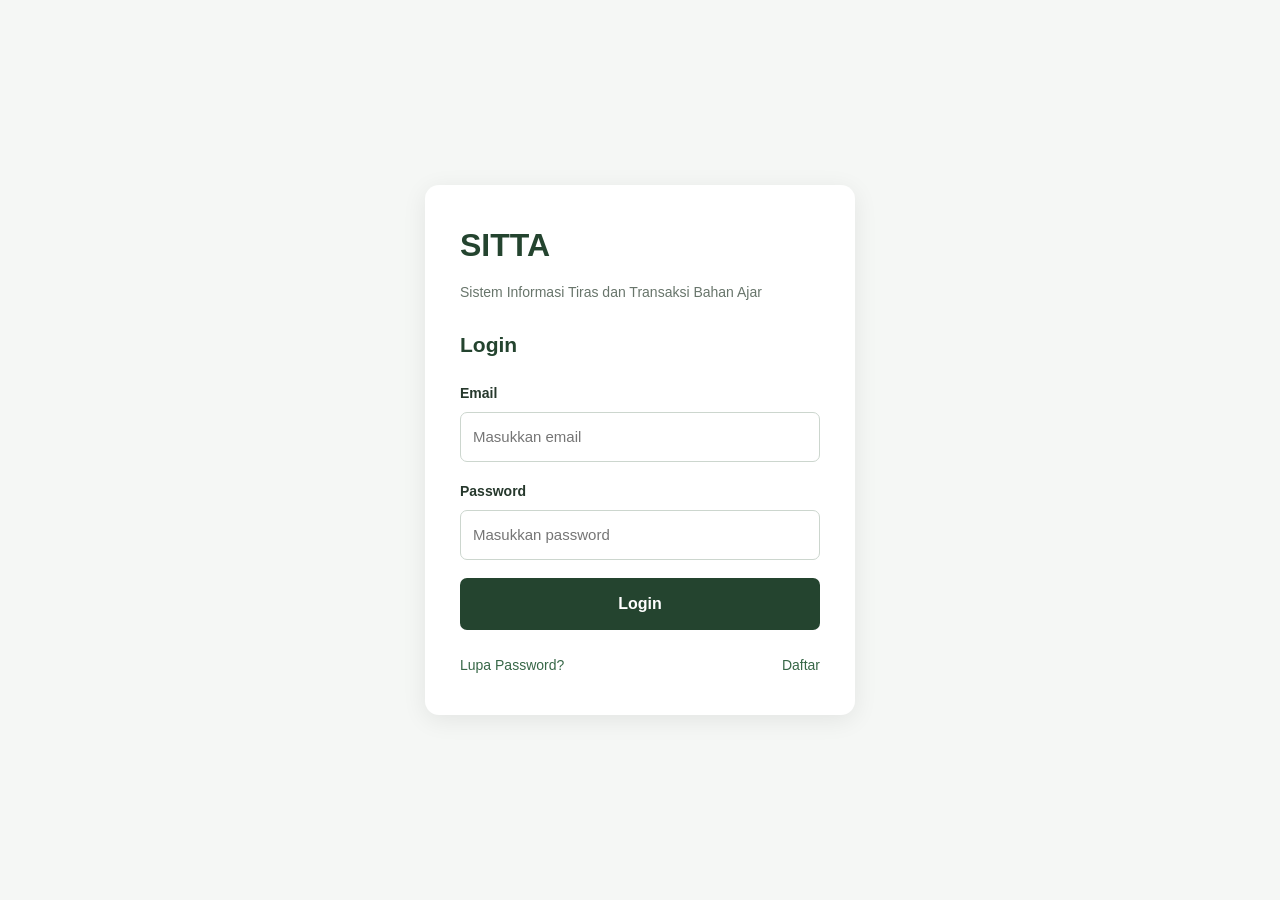
<file: index.html>
<!DOCTYPE html>
<html lang="id">

<head>
    <meta charset="UTF-8">
    <meta name="viewport" content="width=device-width, initial-scale=1.0">

    <title>Login SITT - Universitas Terbuka</title>

    <link rel="stylesheet" href="css/style.css">
    <script src="js/data.js" defer></script>
    <script src="js/script.js" defer></script>
</head>

<body>
    <main class="login-container">
        <section class="login-card">
            <h1>SITTA</h1>
            <p>Sistem Informasi Tiras dan Transaksi Bahan Ajar</p>

            <h2>Login</h2>

            <form id="loginForm">
                <div class="form-group">
                    <label for="email">Email</label>
                    <input type="email" id="email" placeholder="Masukkan email" required>
                </div>

                <div class="form-group">
                    <label for="password">Password</label>
                    <input type="password" id="password" placeholder="Masukkan password" required>
                </div>

                <button type="submit" class="btn-primary">
                    Login
                </button>
            </form>

            <div class="login-links">
                <button type="button" id="forgotBtn">
                    Lupa Password?
                </button>

                <button type="button" id="registerBtn">
                    Daftar
                </button>
            </div>

            <!-- popup Lupa Password -->
            <div class="modal-overlay" id="forgotModal" hidden>
                <div class="modal-card" role="dialog" aria-modal="true" aria-labelledby="forgotTitle">
                    <button type="button" class="modal-close" data-close="forgotModal"
                        aria-label="Tutup">&times;</button>

                    <h2 id="forgotTitle">Lupa Password</h2>
                    <p>Masukkan email akun SITTA kamu untuk memeriksa data pengguna.</p>

                    <form id="forgotForm">
                        <div class="form-group">
                            <label for="forgotEmail">Email</label>
                            <input type="email" id="forgotEmail" placeholder="nama@ut.ac.id" required>
                        </div>

                        <button type="submit" class="btn-primary">Periksa Email</button>
                        <p id="forgotMessage" class="modal-message" role="status"></p>

                        <p id="forgotMessage" class="modal-message" role="status"></p>


                    </form>
                </div>
            </div>

            <!-- popup Daftar -->
            <div class="modal-overlay" id="registerModal" hidden>
                <div class="modal-card" role="dialog" aria-modal="true" aria-labelledby="registerTitle">
                    <button type="button" class="modal-close" data-close="registerModal"
                        aria-label="Tutup">&times;</button>

                    <h2 id="registerTitle">Daftar Akun</h2>
                    <p>Isi data berikut untuk simulasi pendaftaran akun SITTA.</p>

                    <form id="registerForm">
                        <div class="form-group">
                            <label for="registerName">Nama Lengkap</label>
                            <input type="text" id="registerName" placeholder="Masukkan nama lengkap" required>
                        </div>

                        <div class="form-group">
                            <label for="registerEmail">Email</label>
                            <input type="email" id="registerEmail" placeholder="nama@ut.ac.id" required>
                        </div>

                        <div class="form-group">
                            <label for="registerPassword">Password</label>
                            <input type="password" id="registerPassword" placeholder="Minimal 6 karakter" minlength="6"
                                required>
                        </div>

                        <button type="submit" class="btn-primary">Daftar</button>
                        <p id="registerMessage" class="modal-message" role="status"></p>

                        <button type="button" class="btn-primary btn-keluar" data-close="registerModal"
                            id="registerKeluar" hidden>
                            Keluar
                        </button>
                    </form>
                </div>
            </div>
        </section>
    </main>
</body>

</html>
</file>
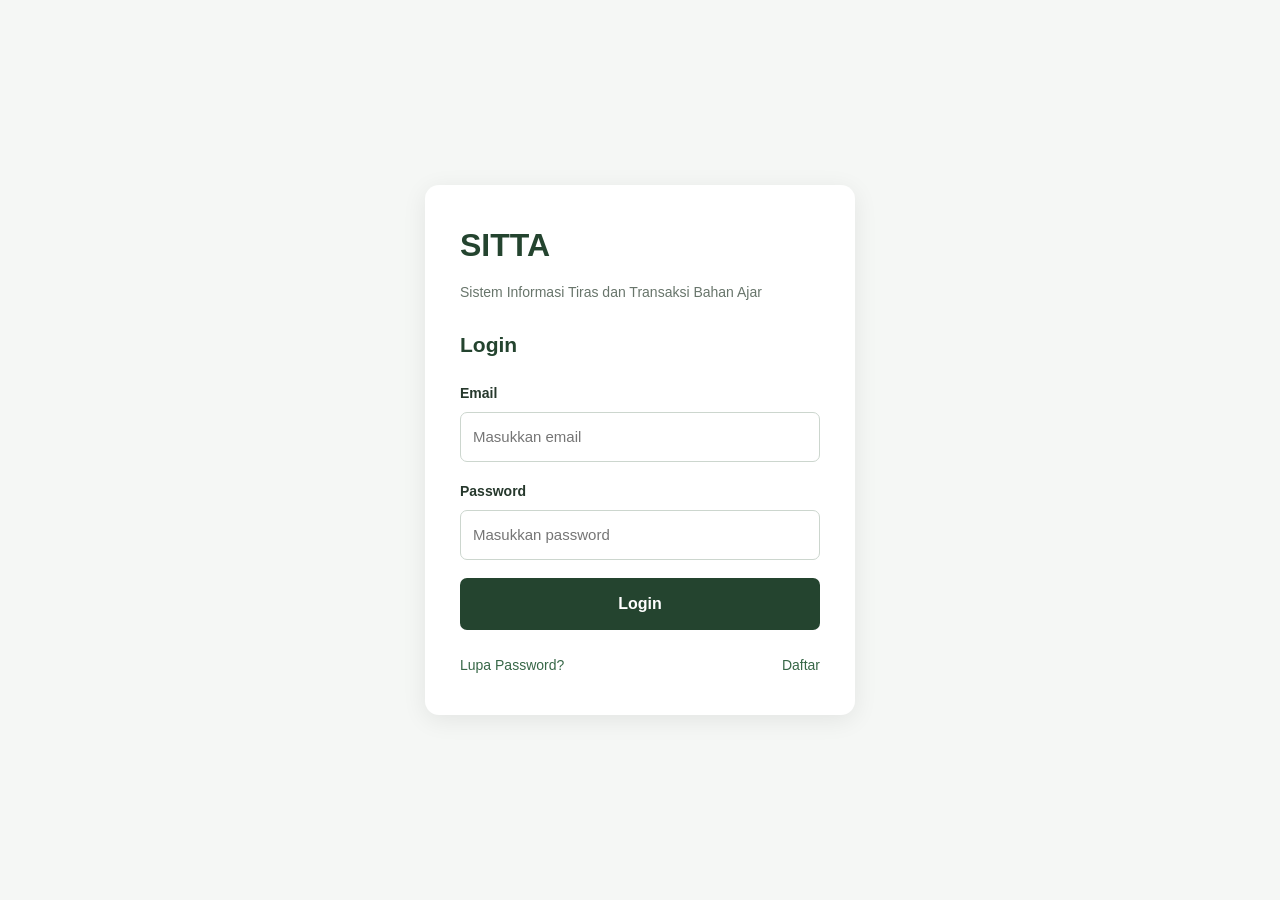
<file: dashboard.html>
<!doctype html>
<html lang="id">
  <head>
    <meta charset="UTF-8" />
    <meta name="viewport" content="width=device-width, initial-scale=1.0" />
    <title>Dashboard SITAS</title>

    <link rel="stylesheet" href="css/style.css" />
    <script src="js/data.js" defer></script>
    <script src="js/script.js" defer></script>
  </head>

  <body class="dashboard-page">
    <!-- HEADER -->
    <header class="dashboard-header">
      <div class="header-brand">
        <div class="brand-logo">
          <img
            src="assets/logo-ut-small-transparent-300x226.png"
            alt="Logo Universitas Terbuka"
          />
        </div>
        <div>
          <h1>SITTA</h1>
          <p>Sistem Informasi Tiras dan Transaksi Bahan Ajar 2026</p>
        </div>
      </div>

      <button type="button" id="logoutBtn" class="logout-btn">logout</button>
    </header>

    <!-- NAVIGASI UTAMA -->
    <nav class="dashboard-nav" aria-label="Navigasi utama">
      <a href="dashboard.html" class="active">Dashboard</a>

      <a href="stok.html">Informasi Bahan Ajar</a>

      <a href="tracking.html">Tracking Pengiriman</a>

      <!-- MENU LAPORAN DENGAN SUBMENU -->
      <div class="nav-dropdown">
        <button type="button" class="nav-dropdown-btn" aria-expanded="false">
          Laporan
          <span class="dropdown-arrow">&#9662;</span>
        </button>

        <div class="dropdown-content">
          <a href="#monitoring">Monitoring Progress DO Bahan Ajar</a>
          <a href="#rekap">Rekap Bahan Ajar</a>
        </div>
      </div>

      <a href="#histori">Histori Transaksi Bahan Ajar</a>
    </nav>

    <!-- KONTEN UTAMA -->
    <main class="dashboard-content">
      <!-- SAPAAN PENGGUNA -->
      <section class="welcome-card">
        <div>
          <p class="welcome-label" id="sapaanWaktu">
             Selamat datang di SITTA
          </p>

          <h2>
            <span id="sapaanWaktu">Selamat datang</span>,
            <span id="namaPengguna">Pengguna</span>!
          </h2>

          <p>
            Anda login sebagai
            <strong id="rolePengguna">-</strong>
            dengan lokasi
            <strong id="lokasiPengguna">-</strong>.
          </p>

          <p class="welcome-description">
            Pantau informasi bahan ajar, pengiriman, dan laporan transaksi
            melalui dashboard SITTA.
          </p>
        </div>

        <div class="brand-logo">
          <img
            src="assets/logo-ut-small-transparent-300x226.png"
            alt="Logo Universitas Terbuka"
          />
        </div>
      </section>

      <!-- RINGKASAN DATA -->
      <section class="summary-section">
        <h2 class="section-title">Ringkasan Data</h2>

        <div class="summary-grid">
          <article class="summary-card">
            <div class="summary-icon">BA</div>
            <div>
              <p>Total Jenis Bahan Ajar</p>
              <h3 id="totalBahanAjar">0</h3>
              <span>Data bahan ajar</span>
            </div>
          </article>

          <article class="summary-card">
            <div class="summary-icon">ST</div>
            <div>
              <p>Total Stok Bahan Ajar</p>
              <h3 id="totalStok">0</h3>
              <span>Eksemplar tersedia</span>
            </div>
          </article>

          <article class="summary-card">
            <div class="summary-icon">DO</div>
            <div>
              <p>Total Data Pengiriman</p>
              <h3 id="totalPengiriman">0</h3>
              <span>Data nomor DO</span>
            </div>
          </article>
        </div>
      </section>

      <!-- Pop-up Konfirmasi Logout -->
      <div id="popupLogout" class="popup-overlay">
        <div class="popup-box">
          <h3>Konfirmasi Logout</h3>
          <p>Apakah Anda yakin ingin logout?</p>

          <div class="popup-buttons">
            <button id="batalLogout" class="btn-batal">Batalkan</button>

            <button id="konfirmasiLogout" class="btn-konfirmasi">Logout</button>
          </div>
        </div>
      </div>

      <!-- Pop-up berhasil menambahkan buku -->
      <div id="popupBerhasil" class="popup-overlay">
        <div class="popup-box">
          <h3>Berhasil!</h3>
          <p>Buku telah berhasil ditambahkan.</p>
          <button id="tutupPopup" type="button">OK</button>
        </div>
      </div>
    </main>

    <!-- FOOTER -->
    <footer class="dashboard-footer">
      <p>
        &copy; 2026 SITTA - Sistem Informasi Tiras dan Transaksi Bahan Ajar
        Universitas Terbuka
      </p>
    </footer>
  </body>
</html>
</file>
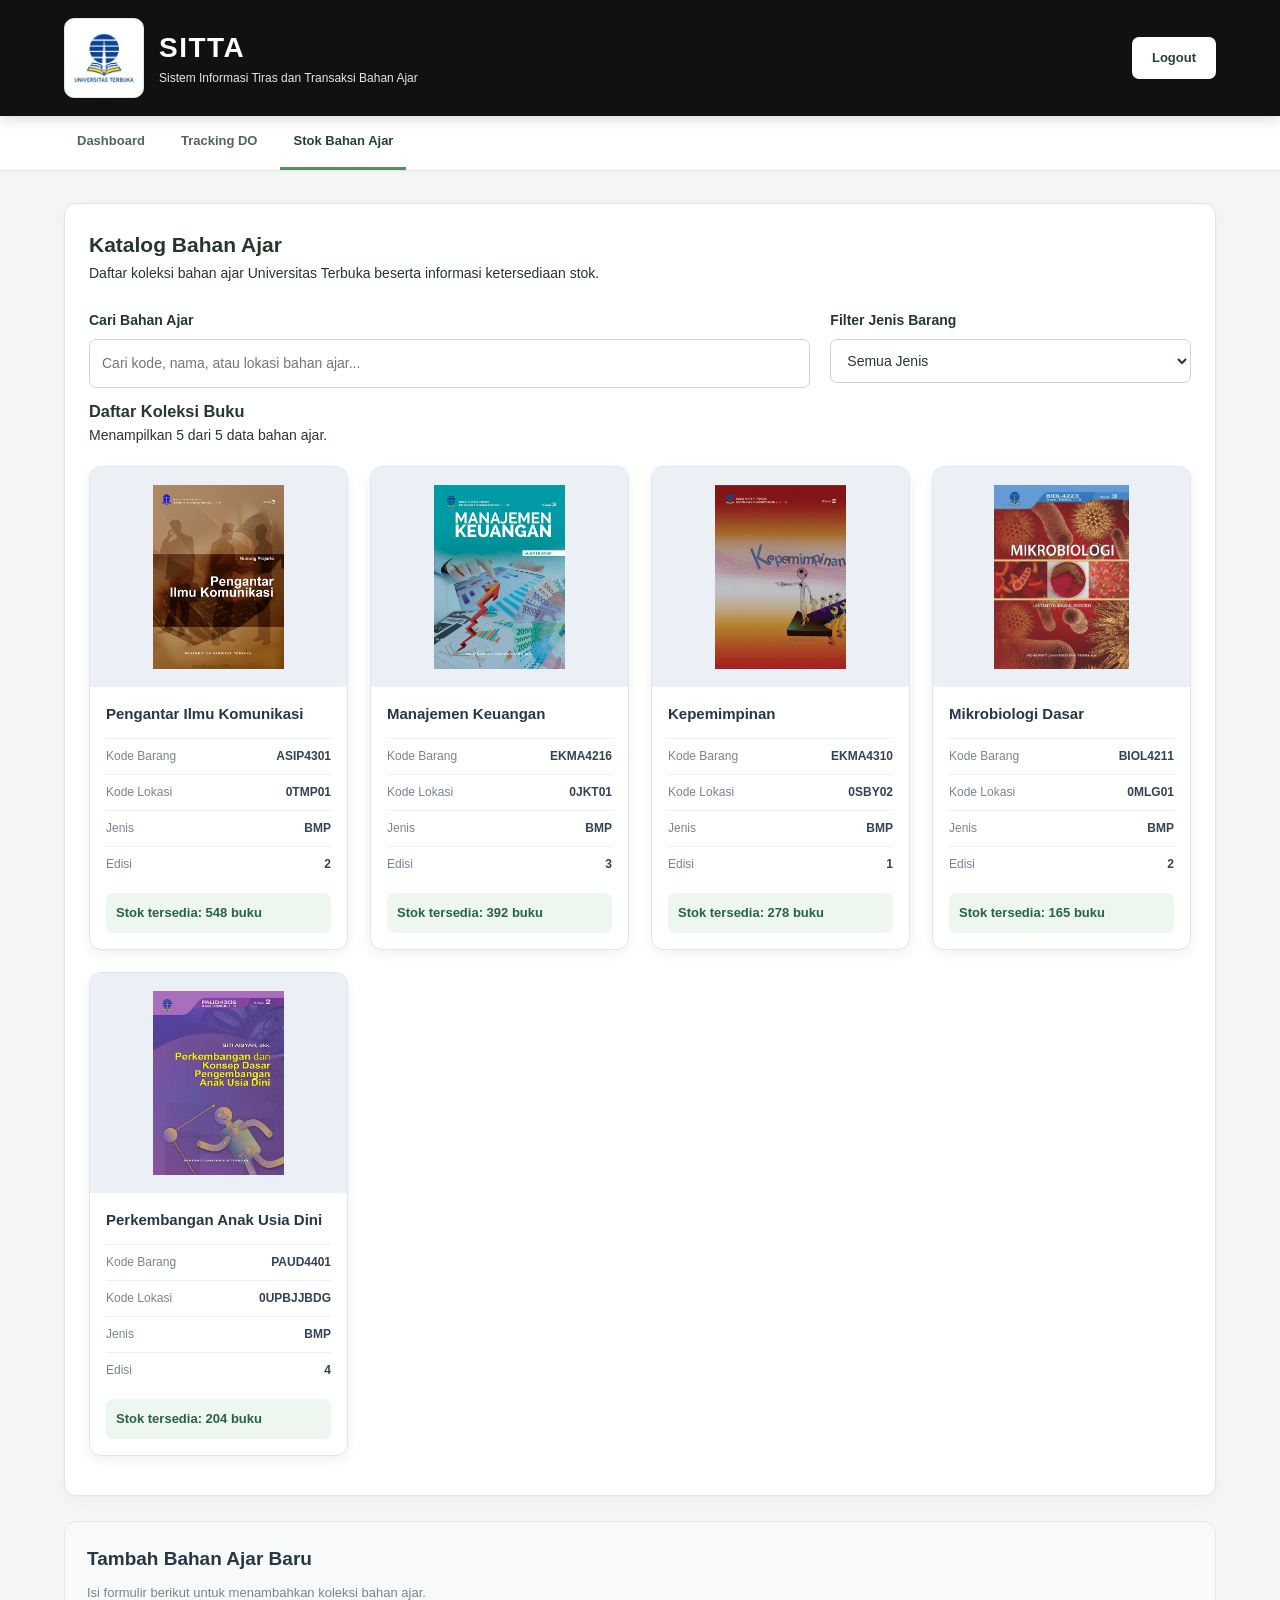
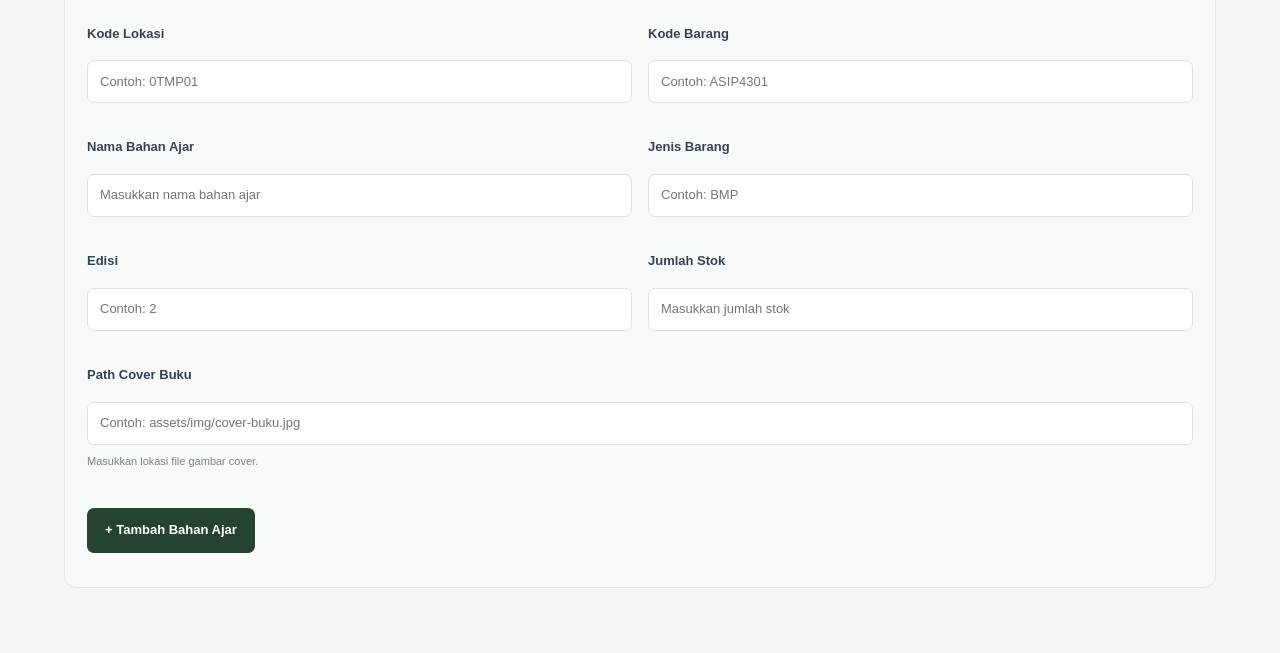
<file: stok.html>
<!DOCTYPE html>
<html lang="id">

<head>
    <meta charset="UTF-8">
    <meta name="viewport" content="width=device-width, initial-scale=1.0">
    <title>Stok Bahan Ajar - SITTA</title>
    <link rel="stylesheet" href="css/style.css">
    <script src="js/data.js" defer></script>
    <script src="js/script.js" defer></script>
</head>

<body>
    <header class="dashboard-header">
        <div class="header-brand">
            <div class="brand-logo">
                <img src="assets/logo-ut-small-transparent-300x226.png" alt="Logo Universitas Terbuka">
            </div>
            <div>
                <h1>SITTA</h1>
                <p>Sistem Informasi Tiras dan Transaksi Bahan Ajar</p>
            </div>
        </div>
        <button type="button" id="logoutBtn" class="btn-logout">Logout</button>
    </header>

    <nav class="dashboard-nav">
        <a href="dashboard.html">Dashboard</a>
        <a href="tracking.html">Tracking DO</a>
        <a href="stok.html" class="active">Stok Bahan Ajar</a>
    </nav>

    <!-- KONTEN UTAMA -->
    <main class="dashboard-content">

        <section class="content-card">

            <!-- JUDUL HALAMAN -->
            <div class="stok-heading">
                <div>
                    <h2>Katalog Bahan Ajar</h2>
                    <p>
                        Daftar koleksi bahan ajar Universitas Terbuka
                        beserta informasi ketersediaan stok.
                    </p>
                </div>
            </div>


            <!-- PENCARIAN DAN FILTER -->
            <div class="stok-filter">

                <div class="form-group">
                    <label for="cariBahan">Cari Bahan Ajar</label>

                    <input type="search" id="cariBahan" placeholder="Cari kode, nama, atau lokasi bahan ajar...">
                </div>

                <div class="form-group">
                    <label for="filterJenis">Filter Jenis Barang</label>

                    <select id="filterJenis">
                        <option value="">Semua Jenis</option>
                    </select>
                </div>

            </div>


            <!-- JUMLAH DATA -->
            <div class="stok-result">
                <h3>Daftar Koleksi Buku</h3>
                <p id="jumlahData">Memuat data bahan ajar...</p>
            </div>


            <!-- KARTU BUKU DARI JAVASCRIPT -->
            <div id="tabelStok" class="book-grid">
                <!-- Kartu buku dibuat otomatis oleh script.js -->
            </div>


            <!-- PESAN PENCARIAN -->
            <p id="pesanStok" class="tracking-message" role="status" aria-live="polite"></p>

        </section>

        <!-- FORM TAMBAH BAHAN AJAR -->

        <section class="tambah-stok-section">
            <h3>Tambah Bahan Ajar Baru</h3>
            <p>Isi formulir berikut untuk menambahkan koleksi bahan ajar.</p>

            <form id="formTambahStok">
                <div class="tambah-stok-grid">

                    <div class="form-group">
                        <label for="kodeLokasiBaru">Kode Lokasi</label>
                        <input type="text" id="kodeLokasiBaru" placeholder="Contoh: 0TMP01" required
                            oninvalid="this.setCustomValidity('Form tidak boleh kosong!')"
                            oninput="this.setCustomValidity('')">
                    </div>

                    <div class="form-group">
                        <label for="kodeBarangBaru">Kode Barang</label>
                        <input type="text" id="kodeBarangBaru" placeholder="Contoh: ASIP4301" required
                            oninvalid="this.setCustomValidity('Form tidak boleh kosong!')"
                            oninput="this.setCustomValidity('')">
                    </div>

                    <div class="form-group">
                        <label for="namaBarangBaru">Nama Bahan Ajar</label>
                        <input type="text" id="namaBarangBaru" placeholder="Masukkan nama bahan ajar" required
                            oninvalid="this.setCustomValidity('Form tidak boleh kosong!')"
                            oninput="this.setCustomValidity('')">
                    </div>

                    <div class="form-group">
                        <label for="jenisBarangBaru">Jenis Barang</label>
                        <input type="text" id="jenisBarangBaru" placeholder="Contoh: BMP" required
                            oninvalid="this.setCustomValidity('Form tidak boleh kosong!')"
                            oninput="this.setCustomValidity('')">
                    </div>

                    <div class="form-group">
                        <label for="edisiBaru">Edisi</label>
                        <input type="text" id="edisiBaru" placeholder="Contoh: 2" required
                            oninvalid="this.setCustomValidity('Form tidak boleh kosong!')"
                            oninput="this.setCustomValidity('')">
                    </div>

                    <div class="form-group">
                        <label for="stokBaru">Jumlah Stok</label>
                        <input type="number" id="stokBaru" min="0" step="1" placeholder="Masukkan jumlah stok" required
                            oninvalid="this.setCustomValidity('Form tidak boleh kosong!')"
                            oninput="this.setCustomValidity('')">
                    </div>

                    <div class="form-group cover-input-group">
                        <label for="coverBaru">Path Cover Buku</label>
                        <input type="text" id="coverBaru" placeholder="Contoh: assets/img/cover-buku.jpg" required
                            oninvalid="this.setCustomValidity('Form tidak boleh kosong!')"
                            oninput="this.setCustomValidity('')">
                        <small>Masukkan lokasi file gambar cover.</small>
                    </div>

                </div>

                <button type="submit" class="btn-tambah-stok">
                    + Tambah Bahan Ajar
                </button>

                <p id="pesanTambahStok" role="status" aria-live="polite"></p>
            </form>
        </section>
        <!-- Pop-up Konfirmasi Logout -->
        <div id="popupLogout" class="popup-overlay">
            <div class="popup-box">
                <h3>Konfirmasi Logout</h3>
                <p>Apakah Anda yakin ingin logout?</p>

                <div class="popup-buttons">
                    <button id="batalLogout" class="btn-batal">
                        Batalkan
                    </button>

                    <button id="konfirmasiLogout" class="btn-konfirmasi">
                        Logout
                    </button>
                </div>
            </div>
        </div>
            <div id="popupBerhasil" class="popup-overlay">
            <div class="popup-box">
                <h3>Berhasil!</h3>
                <p>Buku telah berhasil ditambahkan.</p>
                <button id="tutupPopup" type="button">OK</button>
            </div>
        </div>
    </main>
</body>

</html>
</file>
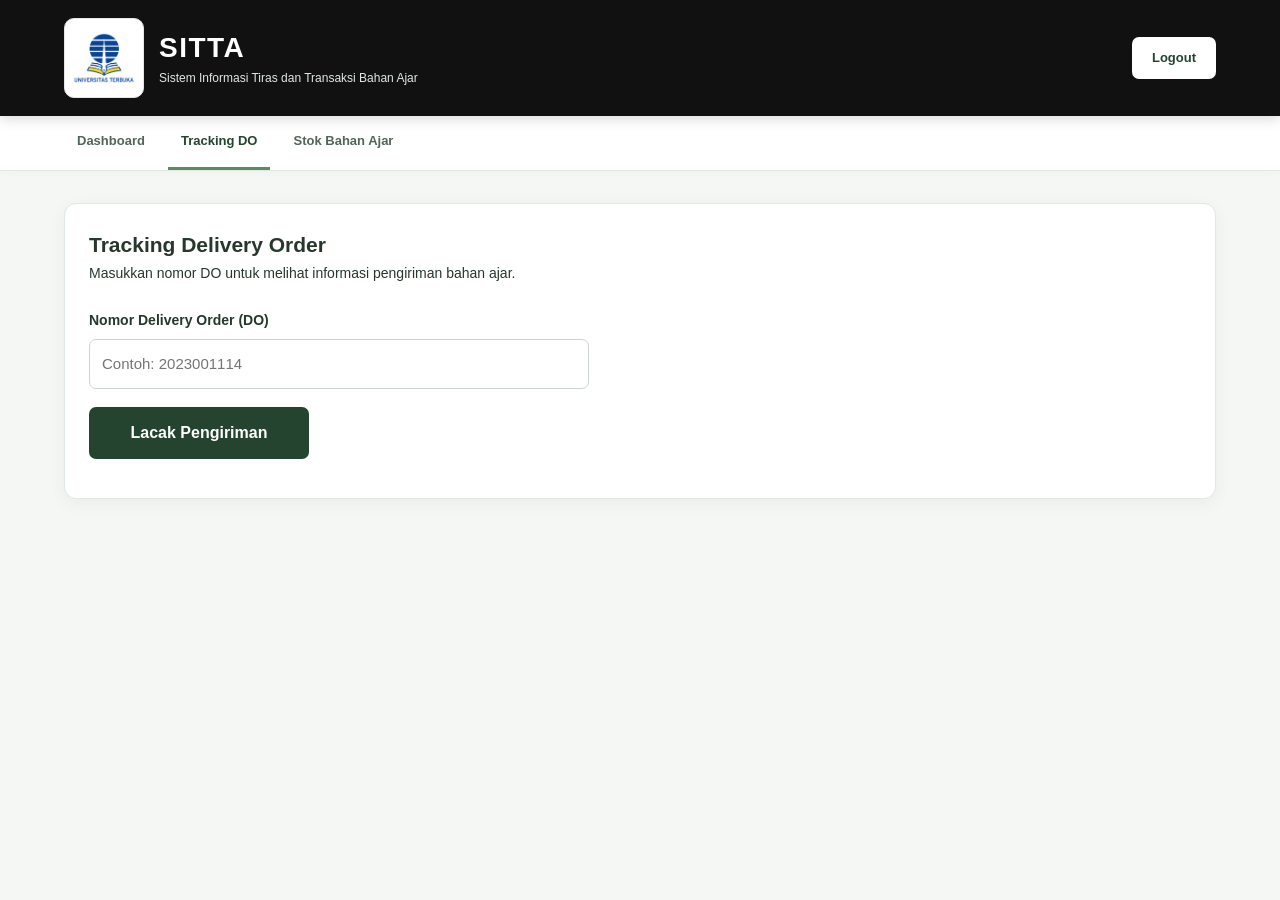
<file: tracking.html>
<!DOCTYPE html>
<html lang="id">

<head>
    <meta charset="UTF-8">
    <meta name="viewport" content="width=device-width, initial-scale=1.0">
    <title>Tracking DO - SITTA</title>
    <link rel="stylesheet" href="css/style.css">
    <script src="js/data.js" defer></script>
    <script src="js/script.js" defer></script>
</head>

<body>
    <header class="dashboard-header">
        <div class="header-brand">
            <div class="brand-logo">
                <img src="assets/logo-ut-small-transparent-300x226.png" alt="Logo Universitas Terbuka">
            </div>
            <div>
                <h1>SITTA</h1>
                <p>Sistem Informasi Tiras dan Transaksi Bahan Ajar</p>
            </div>
        </div>
        <button type="button" id="logoutBtn" class="btn-logout">Logout</button>
    </header>

    <nav class="dashboard-nav">
        <a href="dashboard.html">Dashboard</a>
        <a href="tracking.html" class="active">Tracking DO</a>
        <a href="stok.html">Stok Bahan Ajar</a>
    </nav>

    <main class="dashboard-content">
        <section class="content-card">
            <h2>Tracking Delivery Order</h2>
            <p>Masukkan nomor DO untuk melihat informasi pengiriman bahan ajar.</p>

            <form id="trackingForm" class="tracking-form">
                <div class="form-group">
                    <label for="nomorDO">Nomor Delivery Order (DO)</label>
                    <input type="text" id="nomorDO" placeholder="Contoh: 2023001114" required>
                </div>
                <button type="submit" class="btn-primary">Lacak Pengiriman</button>
            </form>

            <p id="trackingMessage" class="tracking-message" role="status"></p>
        </section>

        <section id="trackingResult" class="content-card tracking-result" hidden>
            <h2>Informasi Pengiriman</h2>

            <div class="tracking-info">
                <p>Nomor DO: <strong id="hasilNomorDO"></strong></p>
                <p>Nama Penerima: <strong id="hasilNama"></strong></p>
                <p>Status: <strong id="hasilStatus" class="status-badge"></strong></p>
                <p>Ekspedisi: <strong id="hasilEkspedisi"></strong></p>
                <p>Tanggal Kirim: <strong id="hasilTanggal"></strong></p>
                <p>Kode Paket: <strong id="hasilPaket"></strong></p>
                <p>Total Pembayaran: <strong id="hasilTotal"></strong></p>
            </div>

            <h3>Riwayat Perjalanan</h3>
            <div id="riwayatPerjalanan" class="timeline"></div>
        </section>

        <!-- Pop-up Konfirmasi Logout -->
        <div id="popupLogout" class="popup-overlay">
            <div class="popup-box">
                <h3>Konfirmasi Logout</h3>
                <p>Apakah Anda yakin ingin logout?</p>

                <div class="popup-buttons">
                    <button id="batalLogout" class="btn-batal">
                        Batalkan
                    </button>

                    <button id="konfirmasiLogout" class="btn-konfirmasi">
                        Logout
                    </button>
                </div>
            </div>
        </div>

    </main>
</body>

</html>
</file>
<file: css/style.css>
/* ========================================
   1. RESET DAN PENGATURAN DASAR
======================================== */
* {
    margin: 0;
    padding: 0;
    box-sizing: border-box;
}

html {
    scroll-behavior: smooth;
    scroll-padding-top: 20px;
}

body {
    font-family: Arial, sans-serif;
    background: #f1f5f2;
    color: #26382c;
    line-height: 1.5;
}

button,
input,
select,
textarea {
    font: inherit;
}

button,
a {
    -webkit-tap-highlight-color: transparent;
}

a {
    color: inherit;
}

button:focus-visible,
a:focus-visible,
input:focus-visible,
select:focus-visible {
    outline: 3px solid #86b994;
    outline-offset: 3px;
}

[hidden] {
    display: none !important;
}


/* ========================================
   2. LOGIN
======================================== */
.login-container {
    min-height: 100vh;
    display: flex;
    justify-content: center;
    align-items: center;
    padding: 20px;
}

.login-card {
    width: 100%;
    max-width: 430px;
    padding: 35px;
    background: #ffffff;
    border-radius: 14px;
    box-shadow: 0 5px 25px rgba(0, 0, 0, 0.08);
}

.login-card h1 {
    margin-bottom: 10px;
    color: #24442f;
    font-size: 32px;
}

.login-card h2 {
    margin-bottom: 20px;
    color: #24442f;
}

.login-card p {
    margin-bottom: 25px;
    color: #68756b;
    line-height: 1.6;
}

.form-group {
    margin-bottom: 18px;
}

.form-group label {
    display: block;
    margin-bottom: 8px;
    font-weight: bold;
    color: #26382c;
}

.form-group input,
.form-group select,
.form-group textarea {
    display: block;
    width: 100%;
    padding: 12px;
    border: 1px solid #ccd6ce;
    border-radius: 7px;
    background: #ffffff;
    color: #26382c;
    font-size: 15px;
    transition: border-color 0.2s, box-shadow 0.2s;
}

.form-group input:focus,
.form-group select:focus,
.form-group textarea:focus {
    border-color: #376747;
    box-shadow: 0 0 0 3px rgba(55, 103, 71, 0.1);
    outline: none;
}

.form-group textarea {
    min-height: 100px;
    resize: vertical;
}

.btn-primary {
    display: inline-block;
    width: 100%;
    padding: 13px 18px;
    border: none;
    border-radius: 7px;
    background: #24442f;
    color: #ffffff;
    font-size: 16px;
    font-weight: bold;
    text-align: center;
    text-decoration: none;
    cursor: pointer;
    transition: background 0.2s, transform 0.2s;
}

.btn-primary:hover {
    background: #376747;
}

.btn-primary:active {
    transform: translateY(1px);
}

.login-links {
    display: flex;
    justify-content: space-between;
    flex-wrap: wrap;
    gap: 12px;
    margin-top: 20px;
}

.login-links button {
    padding: 4px 0;
    border: none;
    background: transparent;
    color: #376747;
    font-size: 14px;
    cursor: pointer;
}

.login-links button:hover {
    color: #24442f;
    text-decoration: underline;
}

@media (max-width: 480px) {
    .login-card {
        padding: 25px 20px;
    }

    .login-card h1 {
        font-size: 28px;
    }
}


/* ========================================
   3. MODAL LOGIN, LUPA PASSWORD, REGISTRASI
======================================== */
.modal-overlay[hidden] {
    display: none !important;
}

.modal-overlay {
    position: fixed;
    inset: 0;
    z-index: 1000;
    display: flex;
    justify-content: center;
    align-items: center;
    padding: 20px;
    overflow-y: auto;
    background: rgba(0, 0, 0, 0.55);
}

.modal-card {
    position: relative;
    width: 100%;
    max-width: 440px;
    max-height: 90vh;
    overflow-y: auto;
    padding: 30px;
    border-radius: 14px;
    background: #ffffff;
    box-shadow: 0 10px 35px rgba(0, 0, 0, 0.18);
}

.modal-card h2 {
    margin-bottom: 12px;
    padding-right: 25px;
    color: #24442f;
}

.modal-card > p {
    margin-bottom: 22px;
    color: #68756b;
    line-height: 1.6;
}

.modal-card .form-group {
    margin-bottom: 16px;
}

.modal-close {
    position: absolute;
    top: 10px;
    right: 15px;
    width: 35px;
    height: 35px;
    border: none;
    background: transparent;
    color: #68756b;
    font-size: 28px;
    line-height: 1;
    cursor: pointer;
}

.modal-close:hover {
    color: #24442f;
}

.modal-message {
    margin-top: 14px;
    font-size: 14px;
    line-height: 1.6;
    overflow-wrap: anywhere;
}

@media (max-width: 480px) {
    .modal-overlay {
        padding: 12px;
    }

    .modal-card {
        padding: 25px 20px;
    }
}


/* ========================================
   1. RESET DAN PENGATURAN DASAR
======================================== */
* {
    margin: 0;
    padding: 0;
    box-sizing: border-box;
}

:root {
    --primary: #24442f;
    --primary-dark: #193624;
    --primary-light: #376747;
    --accent: #5b8b63;
    --bg: #f5f7f5;
    --white: #ffffff;
    --text: #26372b;
    --muted: #68756b;
    --border: #e1e8e2;
    --soft-green: #edf3ee;
    --shadow: 0 4px 16px rgba(36, 68, 47, 0.06);
    --radius: 12px;
}

html {
    scroll-behavior: smooth;
}

body {
    min-height: 100vh;
    display: flex;
    flex-direction: column;
    font-family: Arial, Helvetica, sans-serif;
    color: var(--text);
    background: var(--bg);
    font-size: 14px;
    line-height: 1.6;
}

button,
input,
select,
textarea {
    font: inherit;
}

button {
    -webkit-tap-highlight-color: transparent;
}

a {
    -webkit-tap-highlight-color: transparent;
}

img {
    display: block;
    max-width: 100%;
}

button:focus-visible,
a:focus-visible {
    outline: 3px solid #91b99a;
    outline-offset: 3px;
}

/* ========================================
   2. HEADER DASHBOARD
======================================== */
.dashboard-header {
    position: relative;
    z-index: 101;
    display: flex;
    justify-content: space-between;
    align-items: center;
    gap: 24px;
    padding: 18px 5%;
    background: #111111;
    color: #ffffff;
    box-shadow: 0 3px 12px rgba(0, 0, 0, 0.15);
}

/* BRAND DAN LOGO */
.header-brand {
    display: flex;
    align-items: center;
    gap: 15px;
    min-width: 0;
}


/* Memperbesar logo di header */
.header-brand .brand-logo {
    display: flex;
    flex-shrink: 0;
    justify-content: center;
    align-items: center;
    width: 80px;
    height: 80px;
    padding: 5px;
    overflow: hidden;
    border: 1px solid #e5e5e5;
    border-radius: 10px;
    background: #ffffff;
}

.header-brand .brand-logo img {
    width: 100%;
    height: 100%;
    object-fit: contain;
}


.dashboard-header h1 {
    margin: 0;
    color: var(--white);
    font-size: 28px;
    font-weight: 700;
    letter-spacing: 1.5px;
    line-height: 1.25;
}

.dashboard-header p {
    margin-top: 4px;
    color: #e0e9e2;
    font-size: 12px;
    line-height: 1.5;
}

.logout-btn,
.btn-logout {
    display: inline-flex;
    flex-shrink: 0;
    justify-content: center;
    align-items: center;
    min-height: 40px;
    padding: 10px 19px;
    border: 1px solid rgba(255, 255, 255, 0.7);
    border-radius: 7px;
    background: var(--white);
    color: var(--primary);
    font-size: 13px;
    font-weight: 700;
    cursor: pointer;
    transition:
        background 0.2s ease,
        color 0.2s ease,
        transform 0.2s ease;
}

.logout-btn:hover,
.btn-logout:hover {
    background: #e8f0e9;
    transform: translateY(-1px);
}

/* ========================================
   3. NAVIGASI DASHBOARD
======================================== */
.dashboard-nav {
    position: relative;
    z-index: 100;
    display: flex;
    align-items: center;
    flex-wrap: wrap;
    gap: 4px 10px;
    padding: 0 5%;
    border-bottom: 1px solid var(--border);
    background: var(--white);
    box-shadow: 0 2px 8px rgba(36, 68, 47, 0.025);
}

.dashboard-nav > a,
.nav-dropdown-btn {
    position: relative;
    display: inline-flex;
    justify-content: center;
    align-items: center;
    min-height: 54px;
    padding: 0 13px;
    border: none;
    border-bottom: 3px solid transparent;
    background: transparent;
    color: #536458;
    font-size: 13px;
    font-weight: 600;
    text-decoration: none;
    white-space: normal;
    cursor: pointer;
    transition:
        color 0.2s ease,
        background 0.2s ease,
        border-color 0.2s ease;
}

.dashboard-nav > a:hover,
.nav-dropdown-btn:hover {
    color: var(--primary);
    background: #f7faf7;
}

.dashboard-nav > a.active {
    border-bottom-color: var(--accent);
    color: var(--primary);
    font-weight: 700;
}

.nav-dropdown {
    position: relative;
    display: flex;
    align-items: center;
}

.nav-dropdown-btn {
    gap: 8px;
}

.dropdown-arrow {
    display: inline-block;
    font-size: 12px;
    transition: transform 0.2s ease;
}

.nav-dropdown:hover .dropdown-arrow,
.nav-dropdown:focus-within .dropdown-arrow,
.nav-dropdown.is-open .dropdown-arrow {
    transform: rotate(180deg);
}

/* Dropdown menu */
.dropdown-content {
    position: absolute;
    top: calc(100% - 1px);
    left: 0;
    z-index: 200;
    display: none;
    width: 285px;
    max-width: calc(100vw - 30px);
    padding: 7px;
    border: 1px solid var(--border);
    border-radius: 9px;
    background: var(--white);
    box-shadow: 0 12px 30px rgba(22, 46, 29, 0.13);
}

.dropdown-content a {
    display: block;
    padding: 11px 12px;
    border-radius: 6px;
    color: var(--text);
    font-size: 13px;
    font-weight: 500;
    line-height: 1.6;
    text-decoration: none;
    overflow-wrap: anywhere;
    transition:
        background 0.2s ease,
        color 0.2s ease;
}

.dropdown-content a:hover,
.dropdown-content a:focus-visible {
    background: var(--soft-green);
    color: var(--primary);
}

.nav-dropdown:hover .dropdown-content,
.nav-dropdown:focus-within .dropdown-content,
.nav-dropdown.is-open .dropdown-content {
    display: block;
}

/* ========================================
   4. KONTEN UTAMA
======================================== */
.dashboard-content {
    flex: 1;
    width: 100%;
    max-width: 1500px;
    margin: 0 auto;
    padding: 32px 5% 40px;
}

.welcome-card,
.content-card,
.summary-card,
.system-info,
.report-section {
    min-width: 0;
}

.welcome-card {
    position: relative;
    display: flex;
    justify-content: space-between;
    align-items: center;
    gap: 30px;
    padding: 32px;
    overflow: hidden;
    border: 1px solid #dfe9e1;
    border-radius: var(--radius);
    background: linear-gradient(
        115deg,
        #ffffff 0%,
        #f8fbf8 100%
    );
    box-shadow: var(--shadow);
}

.welcome-card > div:first-child {
    flex: 1;
    min-width: 0;
}

.welcome-card h2 {
    margin: 7px 0 12px;
    color: var(--primary);
    font-size: clamp(22px, 2.4vw, 29px);
    font-weight: 700;
    line-height: 1.4;
    overflow-wrap: anywhere;
}

.welcome-card p {
    margin-top: 8px;
    color: #4f6053;
    line-height: 1.8;
    overflow-wrap: anywhere;
}

.welcome-card .welcome-label {
    margin-top: 0;
    color: var(--accent);
    font-size: 12px;
    font-weight: 700;
    letter-spacing: 1.2px;
    text-transform: uppercase;
}

.welcome-card strong {
    color: var(--primary);
    font-weight: 700;
}

.welcome-card .welcome-description {
    max-width: 680px;
    margin-top: 13px;
    color: var(--muted);
    font-size: 13px;
}

.welcome-card > .brand-logo {
    width: 100px;
    height: 100px;
    padding: 12px;
    border: 1px solid #e1eae2;
    border-radius: 18px;
    background: var(--white);
    box-shadow: 0 4px 14px rgba(36, 68, 47, 0.05);
}

.welcome-card > .brand-logo img {
    width: 100%;
    height: 100%;
    object-fit: contain;
}

/* Jika halaman lain menggunakan welcome-icon */
.welcome-icon {
    display: flex;
    flex-shrink: 0;
    justify-content: center;
    align-items: center;
    width: 86px;
    height: 86px;
    border-radius: 18px;
    background: var(--soft-green);
    color: var(--primary);
    font-size: 25px;
    font-weight: 700;
}

/* ========================================
   5. JUDUL BAGIAN
======================================== */
.summary-section {
    margin-top: 30px;
}

.section-title {
    position: relative;
    margin: 0 0 18px;
    padding-left: 13px;
    color: var(--primary);
    font-size: 21px;
    font-weight: 700;
    line-height: 1.5;
}

.section-title::before {
    position: absolute;
    top: 4px;
    bottom: 4px;
    left: 0;
    width: 4px;
    border-radius: 5px;
    background: var(--accent);
    content: "";
}

/* ========================================
   6. KARTU RINGKASAN DATA
======================================== */
.summary-grid {
    display: grid;
    grid-template-columns: repeat(3, minmax(0, 1fr));
    gap: 20px;
    margin: 0 0 30px;
}

.summary-card {
    position: relative;
    display: flex;
    align-items: center;
    gap: 17px;
    min-height: 142px;
    padding: 24px;
    overflow: hidden;
    border: 1px solid var(--border);
    border-radius: var(--radius);
    background: var(--white);
    box-shadow: var(--shadow);
    transition:
        transform 0.2s ease,
        box-shadow 0.2s ease,
        border-color 0.2s ease;
}

.summary-card::after {
    position: absolute;
    top: 0;
    right: 0;
    width: 4px;
    height: 100%;
    background: #b4cbb8;
    content: "";
    transition: background 0.2s ease;
}

.summary-card:hover {
    transform: translateY(-3px);
    border-color: #cbdccf;
    box-shadow: 0 8px 24px rgba(36, 68, 47, 0.09);
}

.summary-card:hover::after {
    background: var(--accent);
}

.summary-icon {
    display: flex;
    flex-shrink: 0;
    justify-content: center;
    align-items: center;
    width: 56px;
    height: 56px;
    border: 1px solid #e0ebe2;
    border-radius: 13px;
    background: var(--soft-green);
    color: var(--primary);
    font-size: 15px;
    font-weight: 800;
    letter-spacing: 0.3px;
}

.summary-card > div:last-child {
    min-width: 0;
}

.summary-card p {
    color: var(--muted);
    font-size: 12px;
    font-weight: 600;
    line-height: 1.6;
    overflow-wrap: anywhere;
}

.summary-card h3 {
    margin-top: 5px;
    color: var(--primary);
    font-size: clamp(25px, 2.5vw, 32px);
    font-weight: 700;
    line-height: 1.3;
    overflow-wrap: anywhere;
}

.summary-card span {
    display: block;
    margin-top: 5px;
    color: #839087;
    font-size: 11px;
    line-height: 1.5;
}

/* ========================================
   7. INFORMASI SISTEM
   Untuk elemen yang digunakan di halaman lain
======================================== */
.system-info {
    display: flex;
    justify-content: space-between;
    align-items: center;
    gap: 24px;
    margin: 28px 0;
    padding: 25px;
    border: 1px solid #dce8de;
    border-radius: var(--radius);
    background: #f8fbf8;
}

.system-info > div {
    min-width: 0;
}

.system-info h2 {
    margin-bottom: 8px;
    color: var(--primary);
    font-size: 20px;
    line-height: 1.4;
}

.system-info p {
    max-width: 850px;
    color: var(--muted);
    line-height: 1.8;
}

.primary-btn,
.secondary-btn {
    display: inline-flex;
    justify-content: center;
    align-items: center;
    flex-shrink: 0;
    min-height: 42px;
    padding: 10px 17px;
    border: 1px solid transparent;
    border-radius: 7px;
    font-size: 13px;
    font-weight: 700;
    text-align: center;
    text-decoration: none;
    cursor: pointer;
    transition:
        background 0.2s ease,
        color 0.2s ease,
        border-color 0.2s ease,
        transform 0.2s ease;
}

.primary-btn {
    border-color: var(--primary);
    background: var(--primary);
    color: var(--white);
}

.primary-btn:hover {
    border-color: var(--primary-light);
    background: var(--primary-light);
    transform: translateY(-1px);
}

.secondary-btn {
    border-color: #cbd9cd;
    background: var(--white);
    color: var(--primary);
}

.secondary-btn:hover {
    background: var(--soft-green);
    border-color: #a8c0ad;
}

/* ========================================
   8. BAGIAN LAPORAN
   Untuk elemen laporan pada halaman terkait
======================================== */
.report-section {
    margin-top: 28px;
    padding: 26px;
    scroll-margin-top: 20px;
    border: 1px solid var(--border);
    border-radius: var(--radius);
    background: var(--white);
    box-shadow: var(--shadow);
}

.report-heading {
    display: flex;
    justify-content: space-between;
    align-items: center;
    gap: 20px;
    margin-bottom: 20px;
}

.report-heading > div {
    min-width: 0;
}

.report-heading h2,
.report-section h2 {
    margin-bottom: 8px;
    color: var(--primary);
    font-size: 21px;
    font-weight: 700;
    line-height: 1.5;
    overflow-wrap: anywhere;
}

.report-heading p,
.report-section > p {
    color: var(--muted);
    line-height: 1.8;
}

.report-heading .section-eyebrow {
    margin-bottom: 5px;
    color: var(--accent);
    font-size: 11px;
    font-weight: 700;
    letter-spacing: 1px;
    text-transform: uppercase;
}

/* ========================================
   9. KONTEN DAN TABEL TAMBAHAN
======================================== */
.content-card {
    padding: 24px;
    border: 1px solid var(--border);
    border-radius: var(--radius);
    background: var(--white);
    box-shadow: var(--shadow);
}

table {
    width: 100%;
    border-collapse: collapse;
}

th,
td {
    padding: 13px 15px;
    border-bottom: 1px solid var(--border);
    text-align: left;
    vertical-align: middle;
}

th {
    background: #f2f6f2;
    color: var(--primary);
    font-size: 12px;
    font-weight: 700;
}

td {
    color: #4f6053;
    font-size: 13px;
}

tbody tr:hover {
    background: #f8fbf8;
}

/*pop up logout
/* Latar belakang pop-up */
.popup-overlay {
    display: none;
    position: fixed;
    inset: 0;
    background: rgba(0, 0, 0, 0.5);
    justify-content: center;
    align-items: center;
    z-index: 9999;
}

/* Kotak pop-up */
.popup-box {
    background: white;
    padding: 25px;
    border-radius: 10px;
    width: 90%;
    max-width: 350px;
    text-align: center;
    box-shadow: 0 5px 20px rgba(0, 0, 0, 0.2);
}

.popup-box h3 {
    margin-top: 0;
}

.popup-buttons {
    display: flex;
    justify-content: center;
    gap: 10px;
    margin-top: 20px;
}

.popup-buttons button {
    padding: 10px 18px;
    border: none;
    border-radius: 5px;
    cursor: pointer;
}

.btn-batal {
    background: #ddd;
    color: #333;
}

.btn-konfirmasi {
    background: #dc3545;
    color: white;
}




























/* ========================================
   10. FOOTER DASHBOARD
======================================== */
.dashboard-footer {
    margin-top: auto;
    padding: 20px 5%;
    border-top: 1px solid var(--border);
    background: var(--white);
    text-align: center;
}

.dashboard-footer p {
    color: #7a877d;
    font-size: 12px;
    line-height: 1.8;
}

/* ========================================
   11. RESPONSIVE TABLET
======================================== */
@media (max-width: 1024px) {
    .dashboard-header {
        padding-right: 4%;
        padding-left: 4%;
    }

    .dashboard-nav {
        gap: 3px 5px;
        padding-right: 4%;
        padding-left: 4%;
    }

    .dashboard-nav > a,
    .nav-dropdown-btn {
        padding-right: 10px;
        padding-left: 10px;
        font-size: 12px;
    }

    .dashboard-content {
        padding: 28px 4% 35px;
    }

    .summary-grid {
        gap: 14px;
    }

    .summary-card {
        gap: 12px;
        padding: 19px;
    }

    .summary-icon {
        width: 48px;
        height: 48px;
    }

    .welcome-card {
        padding: 26px;
    }
}

/* ========================================
   12. RESPONSIVE TABLET KECIL
======================================== */
@media (max-width: 768px) {
    .dashboard-header {
        gap: 14px;
        padding: 16px 4%;
    }

    .header-brand {
        gap: 11px;
    }

    .header-brand .brand-logo {
        width: 48px;
        height: 48px;
        padding: 4px;
    }

    .dashboard-header h1 {
        font-size: 23px;
    }

    .dashboard-header p {
        max-width: 360px;
        font-size: 11px;
    }

    .logout-btn,
    .btn-logout {
        min-height: 38px;
        padding: 9px 13px;
        font-size: 12px;
    }

    .dashboard-nav {
        gap: 0 5px;
        padding: 0 3%;
    }

    .dashboard-nav > a,
    .nav-dropdown-btn {
        min-height: 46px;
        padding: 0 9px;
        font-size: 12px;
    }

    .dropdown-content {
        width: 260px;
    }

    .dashboard-content {
        padding: 24px 4% 32px;
    }

    .welcome-card {
        gap: 18px;
        padding: 23px;
    }

    .welcome-card > .brand-logo {
        width: 78px;
        height: 78px;
        padding: 9px;
    }

    .welcome-card h2 {
        font-size: 23px;
    }

    .summary-section {
        margin-top: 26px;
    }

    .summary-grid {
        grid-template-columns: repeat(2, minmax(0, 1fr));
        gap: 14px;
    }

    .summary-card {
        min-height: 125px;
        padding: 17px;
    }

    .summary-card:last-child {
        grid-column: 1 / -1;
    }

    .summary-card h3 {
        font-size: 27px;
    }

    .system-info {
        align-items: flex-start;
        flex-direction: column;
        padding: 21px;
    }

    .report-section {
        padding: 21px;
    }
}

/* ========================================
   13. RESPONSIVE HP
======================================== */
@media (max-width: 480px) {
    body {
        font-size: 13px;
    }

    .dashboard-header {
        gap: 10px;
        padding: 13px 4%;
    }

    .header-brand {
        gap: 9px;
    }

    .header-brand .brand-logo {
        width: 40px;
        height: 40px;
        padding: 3px;
        border-radius: 9px;
    }

    .dashboard-header h1 {
        font-size: 20px;
        letter-spacing: 1px;
    }

    .dashboard-header p {
        max-width: 210px;
        font-size: 9px;
        line-height: 1.4;
    }

    .logout-btn,
    .btn-logout {
        min-height: 34px;
        padding: 7px 10px;
        border-radius: 6px;
        font-size: 11px;
    }

    .dashboard-nav {
        display: flex;
        flex-wrap: wrap;
        gap: 0;
        padding: 4px 3%;
    }

    .dashboard-nav > a,
    .nav-dropdown-btn {
        min-height: 39px;
        padding: 0 8px;
        border-bottom-width: 2px;
        font-size: 11px;
    }

    .nav-dropdown-btn {
        gap: 4px;
    }

    .dropdown-content {
        left: 0;
        width: 250px;
        max-width: calc(100vw - 24px);
    }

    .dropdown-content a {
        padding: 10px;
        font-size: 12px;
    }

    .dashboard-content {
        padding: 19px 4% 28px;
    }

    .welcome-card {
        align-items: flex-start;
        gap: 12px;
        padding: 19px 16px;
        border-radius: 10px;
    }

    .welcome-card .welcome-label {
        font-size: 10px;
        letter-spacing: 0.8px;
    }

    .welcome-card h2 {
        margin: 6px 0 9px;
        font-size: 19px;
        line-height: 1.45;
    }

    .welcome-card p {
        margin-top: 6px;
        font-size: 12px;
        line-height: 1.7;
    }

    .welcome-card .welcome-description {
        margin-top: 10px;
        font-size: 11px;
    }

    .welcome-card > .brand-logo {
        width: 53px;
        height: 53px;
        padding: 5px;
        border-radius: 10px;
    }

    .section-title {
        margin-bottom: 14px;
        font-size: 18px;
    }

    .summary-section {
        margin-top: 23px;
    }

    .summary-grid {
        grid-template-columns: 1fr;
        gap: 12px;
    }

    .summary-card,
    .summary-card:last-child {
        grid-column: auto;
        min-height: 100px;
        gap: 15px;
        padding: 17px;
        border-radius: 10px;
    }

    .summary-icon {
        width: 47px;
        height: 47px;
        border-radius: 11px;
        font-size: 13px;
    }

    .summary-card p {
        font-size: 12px;
    }

    .summary-card h3 {
        margin-top: 3px;
        font-size: 25px;
    }

    .summary-card span {
        margin-top: 3px;
        font-size: 10px;
    }

    .system-info {
        gap: 15px;
        margin: 20px 0;
        padding: 17px;
    }

    .system-info h2 {
        font-size: 18px;
    }

    .system-info p {
        font-size: 12px;
    }

    .primary-btn,
    .secondary-btn {
        width: 100%;
        min-height: 40px;
        padding: 10px 13px;
        font-size: 12px;
    }

    .report-section,
    .content-card {
        margin-top: 20px;
        padding: 16px;
        border-radius: 10px;
    }

    .report-heading {
        align-items: flex-start;
        flex-direction: column;
        gap: 12px;
    }

    .report-heading h2,
    .report-section h2 {
        font-size: 18px;
    }

    .report-heading p,
    .report-section > p {
        font-size: 12px;
    }

    .dashboard-footer {
        padding: 15px 4%;
    }

    .dashboard-footer p {
        font-size: 10px;
    }
}

/* ========================================
   14. PENGATURAN AKSESIBILITAS
======================================== */
@media (prefers-reduced-motion: reduce) {
    *,
    *::before,
    *::after {
        scroll-behavior: auto !important;
        animation-duration: 0.01ms !important;
        animation-iteration-count: 1 !important;
        transition-duration: 0.01ms !important;
    }
}



/* ========================================
   10. TABEL LAPORAN DAN STOK
======================================== */
.table-wrapper {
    width: 100%;
    overflow-x: auto;
    border: 1px solid #e0e6e1;
    border-radius: 8px;
    background: #ffffff;
    -webkit-overflow-scrolling: touch;
}

.table-wrapper table,
.stok-table {
    width: 100%;
    min-width: 650px;
    border-collapse: collapse;
    background: #ffffff;
}

.table-wrapper th,
.table-wrapper td,
.stok-table th,
.stok-table td {
    padding: 14px 16px;
    border-bottom: 1px solid #e8ede9;
    text-align: left;
    vertical-align: middle;
    font-size: 14px;
}

.table-wrapper th,
.stok-table th {
    background: #24442f;
    color: #ffffff;
    font-weight: 600;
    white-space: nowrap;
}

.table-wrapper td,
.stok-table td {
    color: #35483a;
    overflow-wrap: anywhere;
}

.table-wrapper tbody tr:hover,
.stok-table tbody tr:hover {
    background: #f1f7f2;
}

.table-wrapper tbody tr:last-child td,
.stok-table tbody tr:last-child td {
    border-bottom: none;
}

.table-wrapper td[colspan] {
    padding: 22px;
    color: #68756b;
    text-align: center;
}

.stok-table {
    min-width: 750px;
}

.stok-table td:last-child {
    color: #24442f;
    font-weight: bold;
}



/* Layout kartu buku */
.book-grid {
    display: grid;
    grid-template-columns: repeat(4, minmax(0, 1fr));
    gap: 22px;
    margin-top: 20px;
}

/* Kartu setiap buku */
.book-card {
    overflow: hidden;
    border: 1px solid #e0e5e9;
    border-radius: 12px;
    background: #ffffff;
    box-shadow: 0 4px 12px rgba(0, 0, 0, 0.06);
    transition: 0.25s ease;
}

.book-card:hover {
    transform: translateY(-5px);
    box-shadow: 0 8px 20px rgba(0, 0, 0, 0.12);
}

/* Cover buku */
.book-cover {
    width: 100%;
    height: 220px;
    display: flex;
    justify-content: center;
    align-items: center;
    padding: 18px;
    box-sizing: border-box;
    background: #eaf0f5;
}

.book-cover img {
    width: 100%;
    height: 100%;
    object-fit: contain;
}

/* Jika belum ada gambar cover */
.cover-placeholder {
    width: 125px;
    height: 175px;
    display: flex;
    flex-direction: column;
    justify-content: center;
    align-items: center;
    padding: 12px;
    box-sizing: border-box;
    text-align: center;
    color: #ffffff;
    background: linear-gradient(145deg, #244b68, #548b9d);
    box-shadow: 4px 5px 10px rgba(0, 0, 0, 0.2);
}

.cover-placeholder span {
    margin-bottom: 15px;
    font-size: 9px;
    letter-spacing: 1px;
}

.cover-placeholder strong {
    font-size: 16px;
    line-height: 1.4;
}

/* Informasi buku */
.book-info {
    padding: 16px;
}

.book-info h3 {
    margin: 0 0 12px;
    color: #263747;
    font-size: 15px;
    line-height: 1.5;
}

.book-detail {
    display: flex;
    justify-content: space-between;
    gap: 10px;
    padding: 8px 0;
    border-top: 1px solid #edf0f2;
    font-size: 12px;
}

.book-detail span {
    color: #788491;
}

.book-detail strong {
    color: #344354;
    text-align: right;
    overflow-wrap: anywhere;
}

.book-stock {
    margin-top: 10px;
    padding: 10px;
    border-radius: 7px;
    background: #edf6ef;
    color: #286344;
    font-size: 13px;
    font-weight: bold;
}

/* Tablet */
@media (max-width: 1000px) {
    .book-grid {
        grid-template-columns: repeat(3, minmax(0, 1fr));
    }
}

/* HP */
@media (max-width: 700px) {
    .book-grid {
        grid-template-columns: repeat(2, minmax(0, 1fr));
        gap: 12px;
    }

    .book-cover {
        height: 180px;
    }

    .book-info {
        padding: 12px;
    }
}




/* Form tambah stok */
.tambah-stok-section {
    margin: 25px 0;
    padding: 22px;
    border: 1px solid #e1e7eb;
    border-radius: 12px;
    background: #f8faf9;
}

.tambah-stok-section h3 {
    margin: 0 0 8px;
    color: #263747;
    font-size: 19px;
}

.tambah-stok-section > p {
    margin: 0 0 20px;
    color: #788491;
    font-size: 13px;
}

.tambah-stok-grid {
    display: grid;
    grid-template-columns: repeat(2, minmax(0, 1fr));
    gap: 16px;
}

.tambah-stok-section .form-group {
    display: flex;
    flex-direction: column;
    gap: 8px;
    min-width: 0;
}

.tambah-stok-section label {
    color: #344354;
    font-size: 13px;
    font-weight: 600;
}

.tambah-stok-section input {
    width: 100%;
    min-height: 43px;
    padding: 10px 12px;
    box-sizing: border-box;
    border: 1px solid #dce3e7;
    border-radius: 7px;
    background: #fff;
    font: inherit;
    font-size: 13px;
}

.tambah-stok-section input:focus {
    border-color: #39735b;
    outline: 2px solid rgba(57, 115, 91, 0.12);
}

.cover-input-group {
    grid-column: 1 / -1;
}

.cover-input-group small {
    color: #788491;
    font-size: 11px;
}

.btn-tambah-stok {
    margin-top: 20px;
    padding: 12px 18px;
    border: none;
    border-radius: 7px;
    background: #24442f;
    color: #fff;
    font-size: 13px;
    font-weight: 700;
    cursor: pointer;
}

.btn-tambah-stok:hover {
    background: #326344;
}

#pesanTambahStok {
    margin-top: 12px;
    font-size: 13px;
}

@media (max-width: 600px) {
    .tambah-stok-section {
        padding: 16px;
    }

    .tambah-stok-grid {
        grid-template-columns: 1fr;
    }

    .cover-input-group {
        grid-column: auto;
    }

    .btn-tambah-stok {
        width: 100%;
    }
}


/* popup berhasil menambahkan buku */
.popup-overlay {
    display: none;
    position: fixed;
    inset: 0;
    background: rgba(0, 0, 0, 0.5);
    justify-content: center;
    align-items: center;
    z-index: 9999;
}

.popup-box {
    background: white;
    padding: 25px;
    width: 90%;
    max-width: 350px;
    border-radius: 10px;
    text-align: center;
    box-shadow: 0 5px 20px rgba(0, 0, 0, 0.2);
}

.popup-box h3 {
    margin-top: 0;
    color: #286344;
}

.popup-box button {
    padding: 10px 25px;
    border: none;
    border-radius: 5px;
    background: #286344;
    color: white;
    cursor: pointer;
}





















/* ========================================
   11. HALAMAN TRACKING PENGIRIMAN
======================================== */
.tracking-form {
    width: 100%;
    max-width: 500px;
    margin-top: 25px;
}

.tracking-form .btn-primary {
    max-width: 220px;
}

.tracking-message {
    margin-top: 15px;
    color: #b42318;
    font-size: 14px;
    line-height: 1.6;
    overflow-wrap: anywhere;
}

.tracking-result {
    margin-top: 25px;
}

.tracking-result h2 {
    margin-bottom: 20px;
    color: #24442f;
}

.tracking-info {
    display: grid;
    grid-template-columns: repeat(2, minmax(0, 1fr));
    gap: 16px;
    margin-bottom: 30px;
}

.tracking-info p {
    min-width: 0;
    line-height: 1.7;
    overflow-wrap: anywhere;
}

.status-badge {
    display: inline-block;
    padding: 5px 10px;
    border-radius: 20px;
    background: #e5f2e8;
    color: #24442f;
    font-size: 12px;
    font-weight: bold;
}

.tracking-result h3 {
    margin-bottom: 20px;
    color: #24442f;
}

.timeline {
    margin-left: 8px;
    padding-left: 22px;
    border-left: 3px solid #b7d2bd;
}

.timeline-item {
    position: relative;
    margin-bottom: 25px;
    line-height: 1.7;
    overflow-wrap: anywhere;
}

.timeline-item::before {
    position: absolute;
    top: 5px;
    left: -30px;
    width: 12px;
    height: 12px;
    border-radius: 50%;
    background: #376747;
    content: "";
}

.timeline-item time {
    display: block;
    margin-bottom: 6px;
    color: #68756b;
    font-size: 13px;
}


/* ========================================
   12. HALAMAN STOK BAHAN AJAR
======================================== */
.stok-filter {
    display: grid;
    grid-template-columns: 2fr 1fr;
    gap: 20px;
    margin-top: 25px;
}

.stok-filter .form-group {
    margin-bottom: 10px;
}

.stok-filter input,
.stok-filter select {
    width: 100%;
    padding: 12px;
    border: 1px solid #ccd6ce;
    border-radius: 7px;
    background: #ffffff;
    color: #26382c;
    font-size: 14px;
}

.jumlah-data {
    margin: 15px 0;
    color: #68756b;
    font-size: 14px;
}


/* ========================================
   13. FOOTER DASHBOARD
======================================== */
.dashboard-footer {
    margin-top: 35px;
    padding: 22px 5%;
    border-top: 1px solid #e0e6e1;
    background: #ffffff;
    color: #68756b;
    text-align: center;
    font-size: 13px;
    line-height: 1.7;
}


/* ========================================
   14. RESPONSIVE TABLET
======================================== */
@media (max-width: 900px) {
    .dashboard-header,
    .dashboard-nav {
        padding-right: 4%;
        padding-left: 4%;
    }

    .dashboard-content {
        padding-right: 4%;
        padding-left: 4%;
    }

    .dashboard-nav {
        gap: 6px 16px;
    }

    .summary-grid {
        grid-template-columns: repeat(2, minmax(0, 1fr));
    }

    .summary-card:last-child {
        grid-column: 1 / -1;
    }

    .dropdown-content {
        width: 250px;
    }
}


/* ========================================
   15. RESPONSIVE HP
======================================== */
@media (max-width: 650px) {
    .dashboard-header {
        align-items: flex-start;
        padding: 18px 4%;
    }

    .header-brand {
        gap: 10px;
    }

    .brand-logo {
        width: 43px;
        height: 43px;
        border-radius: 9px;
        font-size: 16px;
    }

    .dashboard-header h1 {
        font-size: 23px;
    }

    .dashboard-header p {
        max-width: 230px;
        font-size: 11px;
    }

    .logout-btn,
    .btn-logout {
        padding: 9px 12px;
        font-size: 12px;
    }

    .dashboard-nav {
        align-items: stretch;
        gap: 0;
        padding: 8px 4%;
    }

    .dashboard-nav > a,
    .nav-dropdown,
    .nav-dropdown-btn {
        width: 100%;
    }

    .dashboard-nav > a,
    .nav-dropdown-btn {
        min-height: 42px;
        padding: 11px 4px;
        border-bottom: 1px solid #edf0ed;
        font-size: 14px;
        text-align: left;
    }

    .nav-dropdown {
        display: block;
    }

    .nav-dropdown-btn {
        justify-content: space-between;
    }

    .dropdown-content {
        position: static;
        width: 100%;
        padding: 4px 0 8px 12px;
        border: none;
        border-radius: 0;
        background: #f8fbf8;
        box-shadow: none;
    }

    .dropdown-content a {
        padding: 11px 12px;
        font-size: 13px;
    }

    .dashboard-content {
        padding: 20px 4%;
    }

    .welcome-card {
        padding: 22px 18px;
    }

    .welcome-card h2 {
        font-size: 21px;
    }

    .welcome-icon {
        width: 55px;
        height: 55px;
        border-radius: 12px;
        font-size: 17px;
    }

    .summary-grid {
        grid-template-columns: 1fr;
        gap: 14px;
        margin: 18px 0 24px;
    }

    .summary-card,
    .summary-card:last-child {
        grid-column: auto;
        padding: 19px;
    }

    .summary-card h3 {
        font-size: 26px;
    }

    .system-info {
        align-items: flex-start;
        flex-direction: column;
        padding: 20px;
    }

    .system-info .primary-btn {
        width: 100%;
    }

    .report-section {
        padding: 18px 14px;
    }

    .report-heading {
        align-items: flex-start;
        flex-direction: column;
        gap: 12px;
    }

    .report-heading h2,
    .report-section h2 {
        font-size: 19px;
    }

    .report-heading .secondary-btn {
        width: 100%;
    }

    .table-wrapper table,
    .stok-table {
        min-width: 620px;
    }

    .table-wrapper th,
    .table-wrapper td,
    .stok-table th,
    .stok-table td {
        padding: 11px 12px;
        font-size: 13px;
    }

    .stok-filter {
        grid-template-columns: 1fr;
        gap: 5px;
    }

    .tracking-info {
        grid-template-columns: 1fr;
    }

    .tracking-form .btn-primary {
        max-width: 100%;
    }

    .dashboard-footer {
        padding: 20px 4%;
        font-size: 12px;
    }
}


/* ========================================
   16. RESPONSIVE HP SANGAT KECIL
======================================== */
@media (max-width: 380px) {
    .dashboard-header {
        gap: 10px;
    }

    .header-brand {
        gap: 8px;
    }

    .brand-logo {
        width: 36px;
        height: 36px;
        font-size: 14px;
    }

    .dashboard-header h1 {
        font-size: 20px;
    }

    .dashboard-header p {
        max-width: 175px;
        font-size: 10px;
    }

    .logout-btn,
    .btn-logout {
        padding: 8px 10px;
    }

    .welcome-card {
        padding: 18px 14px;
    }

    .welcome-card h2 {
        font-size: 19px;
    }

    .welcome-icon {
        width: 43px;
        height: 43px;
        font-size: 14px;
    }

    .summary-card {
        gap: 12px;
        padding: 16px;
    }

    .summary-icon {
        width: 43px;
        height: 43px;
    }
}
</file>
